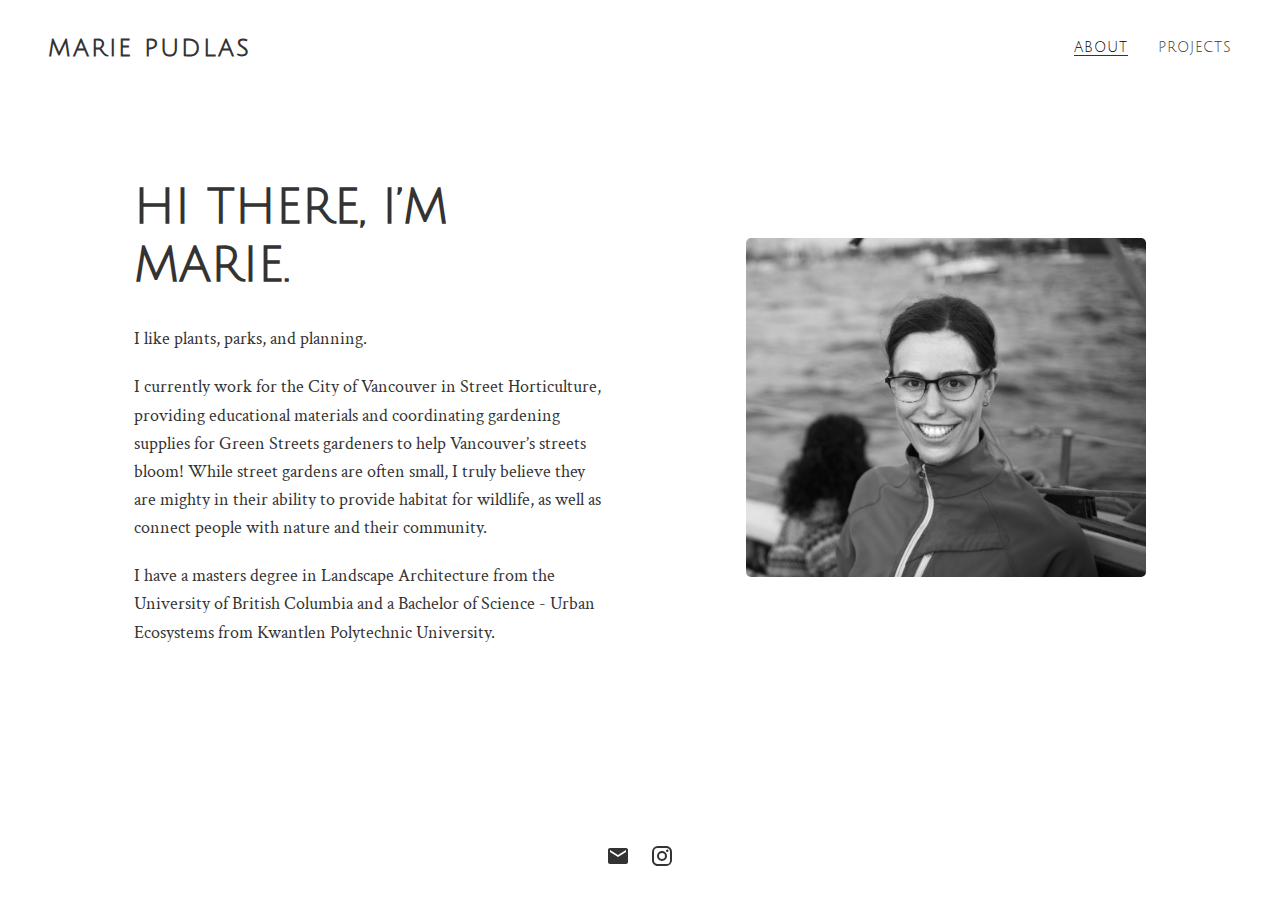
<file: index.html>
<!DOCTYPE html>
<html lang="en">

<head>
    <meta charset="UTF-8">
    <meta name="viewport" content="width=device-width, initial-scale=1.0">
    <title>Marie Pudlas | Landscape Architecture</title>
    <link rel="stylesheet" href="style.css">
</head>

<body>

    <header>
        <div class="logo">MARIE PUDLAS</div>
        <nav>
            <ul>
                <li><a href="index.html" class="active">About</a></li>
                <li><a href="projects.html">Projects</a></li>
            </ul>
        </nav>
    </header>

    <main>
        <div class="hero-container">
            <div class="hero-text">
                <h1>HI THERE, I’M MARIE.</h1>

                <div class="hero-bio">
                    <p>I like plants, parks, and planning.</p>

                    <p>I currently work for the City of Vancouver in Street Horticulture, providing educational
                        materials and coordinating gardening supplies for Green Streets gardeners to help Vancouver’s
                        streets bloom! While street gardens are often small, I truly believe they are mighty in their
                        ability to provide habitat for wildlife, as well as connect people with nature and their
                        community.</p>

                    <p>I have a masters degree in Landscape Architecture from the University of British Columbia and a
                        Bachelor of Science - Urban Ecosystems from Kwantlen Polytechnic University.</p>
                </div>
            </div>

            <div class="hero-image">
                <!-- Using the identified profile picture path -->
                <img src="Images/about/profile-pic_web.jpg" alt="Marie Pudlas">
            </div>
        </div>
    </main>

    <footer>
        <div class="footer-icons">
            <a href="mailto:mcpudlas@gmail.com" aria-label="Email">
                <!-- Envelope Icon -->
                <svg viewBox="0 0 24 24">
                    <path
                        d="M20 4H4c-1.1 0-1.99.9-1.99 2L2 18c0 1.1.9 2 2 2h16c1.1 0 2-.9 2-2V6c0-1.1-.9-2-2-2zm0 4l-8 5-8-5V6l8 5 8-5v2z" />
                </svg>
            </a>
            <a href="https://instagram.com/mcpudlas" target="_blank" aria-label="Instagram">
                <!-- Instagram Icon -->
                <svg viewBox="0 0 24 24">
                    <path
                        d="M7.8 2h8.4C19.4 2 22 4.6 22 7.8v8.4a5.8 5.8 0 0 1-5.8 5.8H7.8C4.6 22 2 19.4 2 16.2V7.8A5.8 5.8 0 0 1 7.8 2zm-.2 2A3.6 3.6 0 0 0 4 7.6v8.8C4 18.39 5.61 20 7.6 20h8.8a3.6 3.6 0 0 0 3.6-3.6V7.6C20 5.61 18.39 4 16.4 4H7.6zm9.65 1.5a1.25 1.25 0 1 1 0 2.5 1.25 1.25 0 0 1 0-2.5zM12 7a5 5 0 1 1 0 10 5 5 0 0 1 0-10zm0 2a3 3 0 1 0 0 6 3 3 0 0 0 0-6z" />
                </svg>
            </a>
        </div>
    </footer>

</body>

</html>
</file>
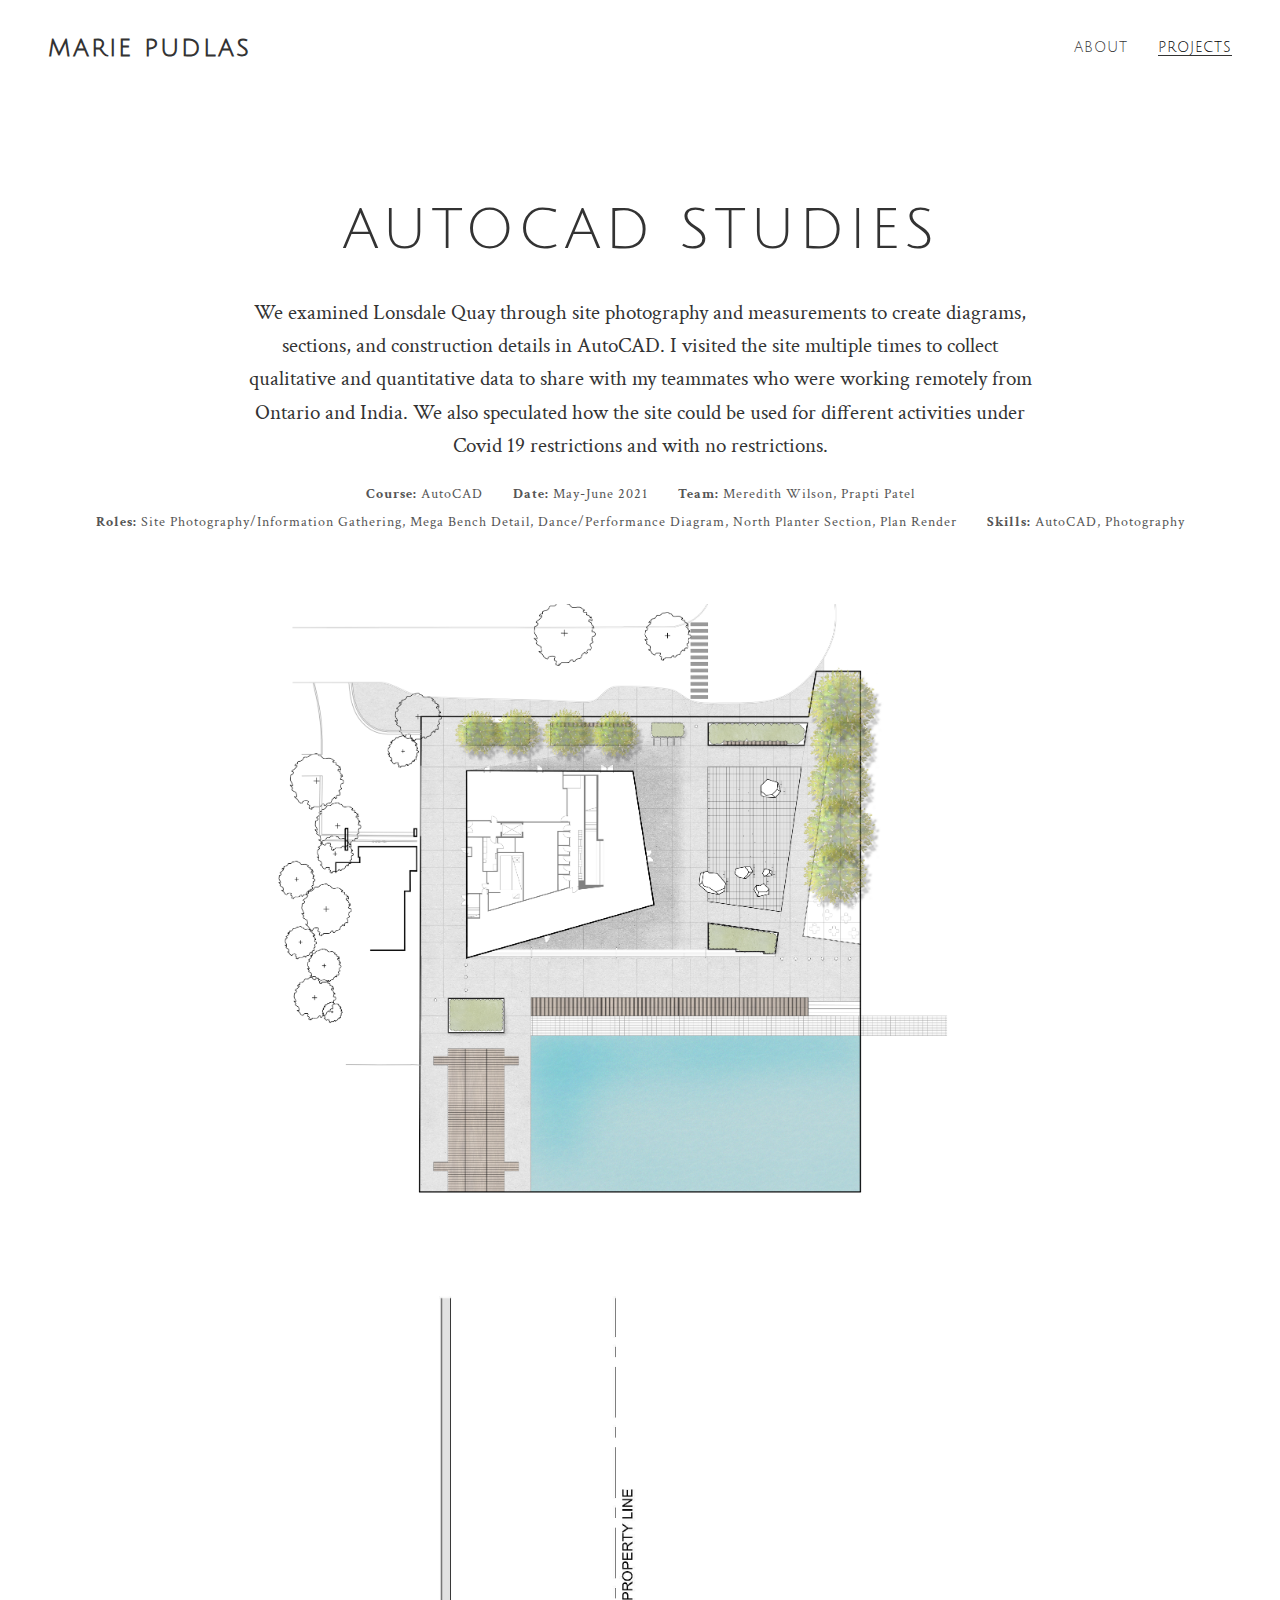
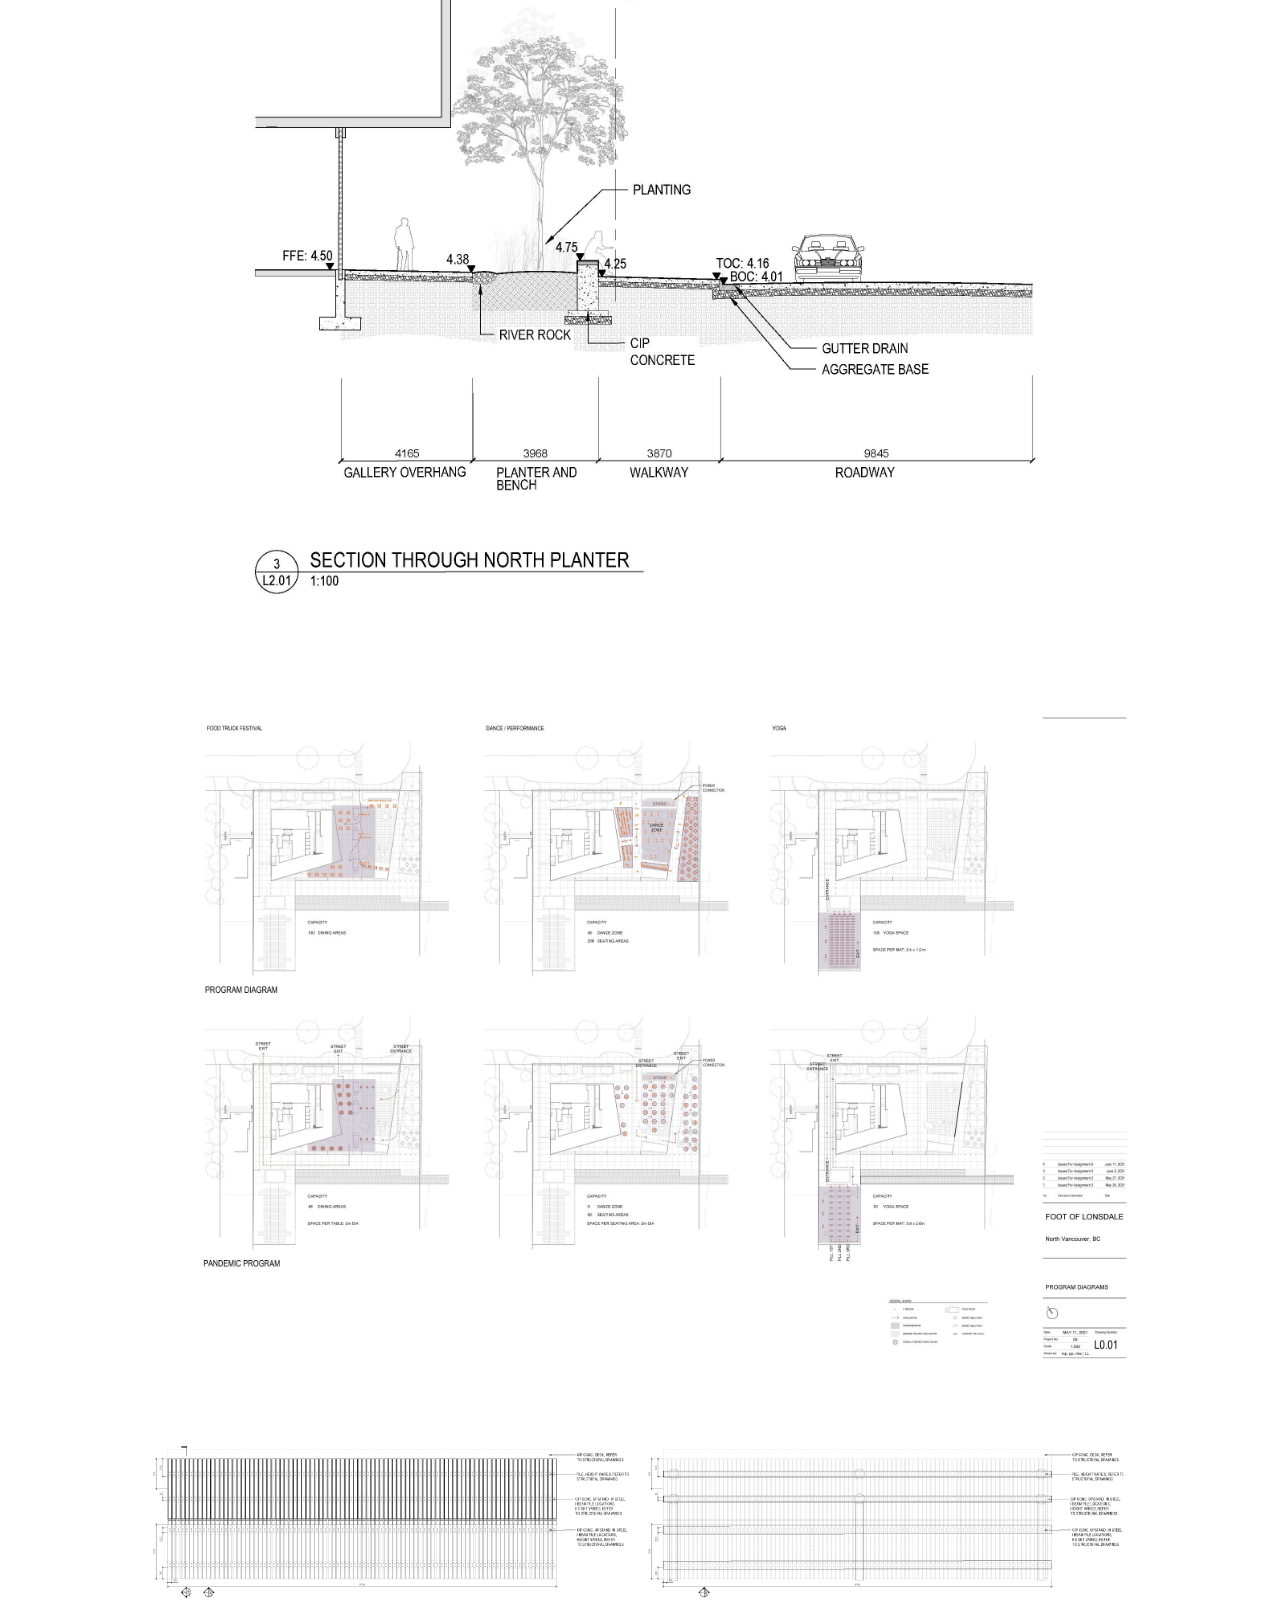
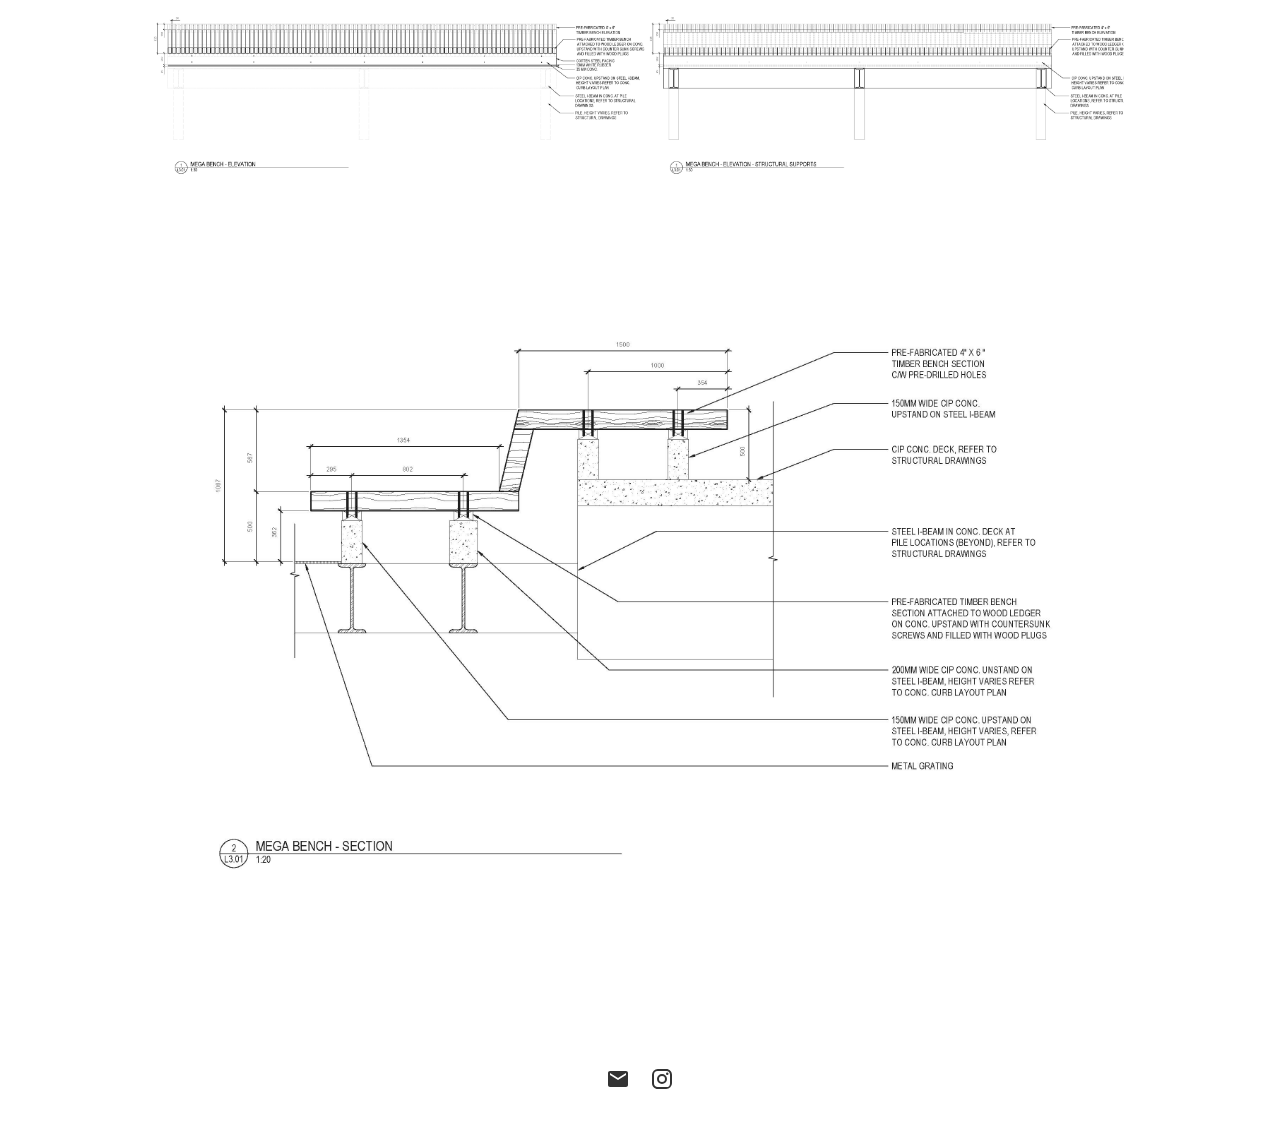
<file: autocad_studies.html>
<!DOCTYPE html>
<html lang="en">

<head>
    <meta charset="UTF-8">
    <meta name="viewport" content="width=device-width, initial-scale=1.0">
    <title>AutoCAD Studies | Marie Pudlas</title>
    <link rel="stylesheet" href="style.css">
</head>

<body>

    <header>
        <div class="logo">MARIE PUDLAS</div>
        <nav>
            <ul>
                <li><a href="index.html">About</a></li>
                <li><a href="projects.html" class="active">Projects</a></li>
            </ul>
        </nav>
    </header>

    <main class="postcards-main">
        <h1 class="postcards-title">AUTOCAD STUDIES</h1>
        <div class="project-details">
            <p class="description">We examined Lonsdale Quay through site photography and measurements to create
                diagrams, sections, and construction details in AutoCAD. I visited the site multiple times to collect
                qualitative and quantitative data to share with my teammates who were working remotely from Ontario and
                India. We also speculated how the site could be used for different activities under Covid 19
                restrictions and with no restrictions.</p>
            <div class="metadata">
                <p><strong>Course:</strong> AutoCAD</p>
                <p><strong>Date:</strong> May-June 2021</p>
                <p><strong>Team:</strong> Meredith Wilson, Prapti Patel</p>
                <p><strong>Roles:</strong> Site Photography/Information Gathering, Mega Bench Detail, Dance/Performance
                    Diagram, North Planter Section, Plan Render</p>
                <p><strong>Skills:</strong> AutoCAD, Photography</p>
            </div>
        </div>

        <div class="vertical-stack-grid">
            <div class="stack-item"><img src="Images/Projects/Academic/AutoCAD/2021-06-14_BasePlan_Rendered_V2-web.png"
                    alt="Base Plan Rendered"></div>
            <div class="stack-item"><img src="Images/Projects/Academic/AutoCAD/21002_Sections 1_2_3-L2.01-web.png"
                    alt="Section through North Planter"></div>
            <div class="stack-item"><img src="Images/Projects/Academic/AutoCAD/21004_Program Diagrams-L0.01-web.jpg"
                    alt="Program Diagrams"></div>
            <div class="stack-item"><img
                    src="Images/Projects/Academic/AutoCAD/21003(1)_Detail_MEGA Bench-L3.01-top-web.png"
                    alt="Mega Bench Detail Top"></div>
            <div class="stack-item"><img
                    src="Images/Projects/Academic/AutoCAD/21003(1)_Detail_MEGA Bench-L3.01-lower-web.png"
                    alt="Mega Bench Detail Lower"></div>
        </div>
    </main>

    <footer>
        <div class="footer-icons">
            <a href="mailto:mcpudlas@gmail.com" aria-label="Email">
                <svg viewBox="0 0 24 24">
                    <path
                        d="M20 4H4c-1.1 0-1.99.9-1.99 2L2 18c0 1.1.9 2 2 2h16c1.1 0 2-.9 2-2V6c0-1.1-.9-2-2-2zm0 4l-8 5-8-5V6l8 5 8-5v2z" />
                </svg>
            </a>
            <a href="https://instagram.com/mcpudlas" target="_blank" aria-label="Instagram">
                <svg viewBox="0 0 24 24">
                    <path
                        d="M7.8 2h8.4C19.4 2 22 4.6 22 7.8v8.4a5.8 5.8 0 0 1-5.8 5.8H7.8C4.6 22 2 19.4 2 16.2V7.8A5.8 5.8 0 0 1 7.8 2zm-.2 2A3.6 3.6 0 0 0 4 7.6v8.8C4 18.39 5.61 20 7.6 20h8.8a3.6 3.6 0 0 0 3.6-3.6V7.6C20 5.61 18.39 4 16.4 4H7.6zm9.65 1.5a1.25 1.25 0 1 1 0 2.5 1.25 1.25 0 0 1 0-2.5zM12 7a5 5 0 1 1 0 10 5 5 0 0 1 0-10zm0 2a3 3 0 1 0 0 6 3 3 0 0 0 0-6z" />
                </svg>
            </a>
        </div>
    </footer>

</body>

</html>
</file>
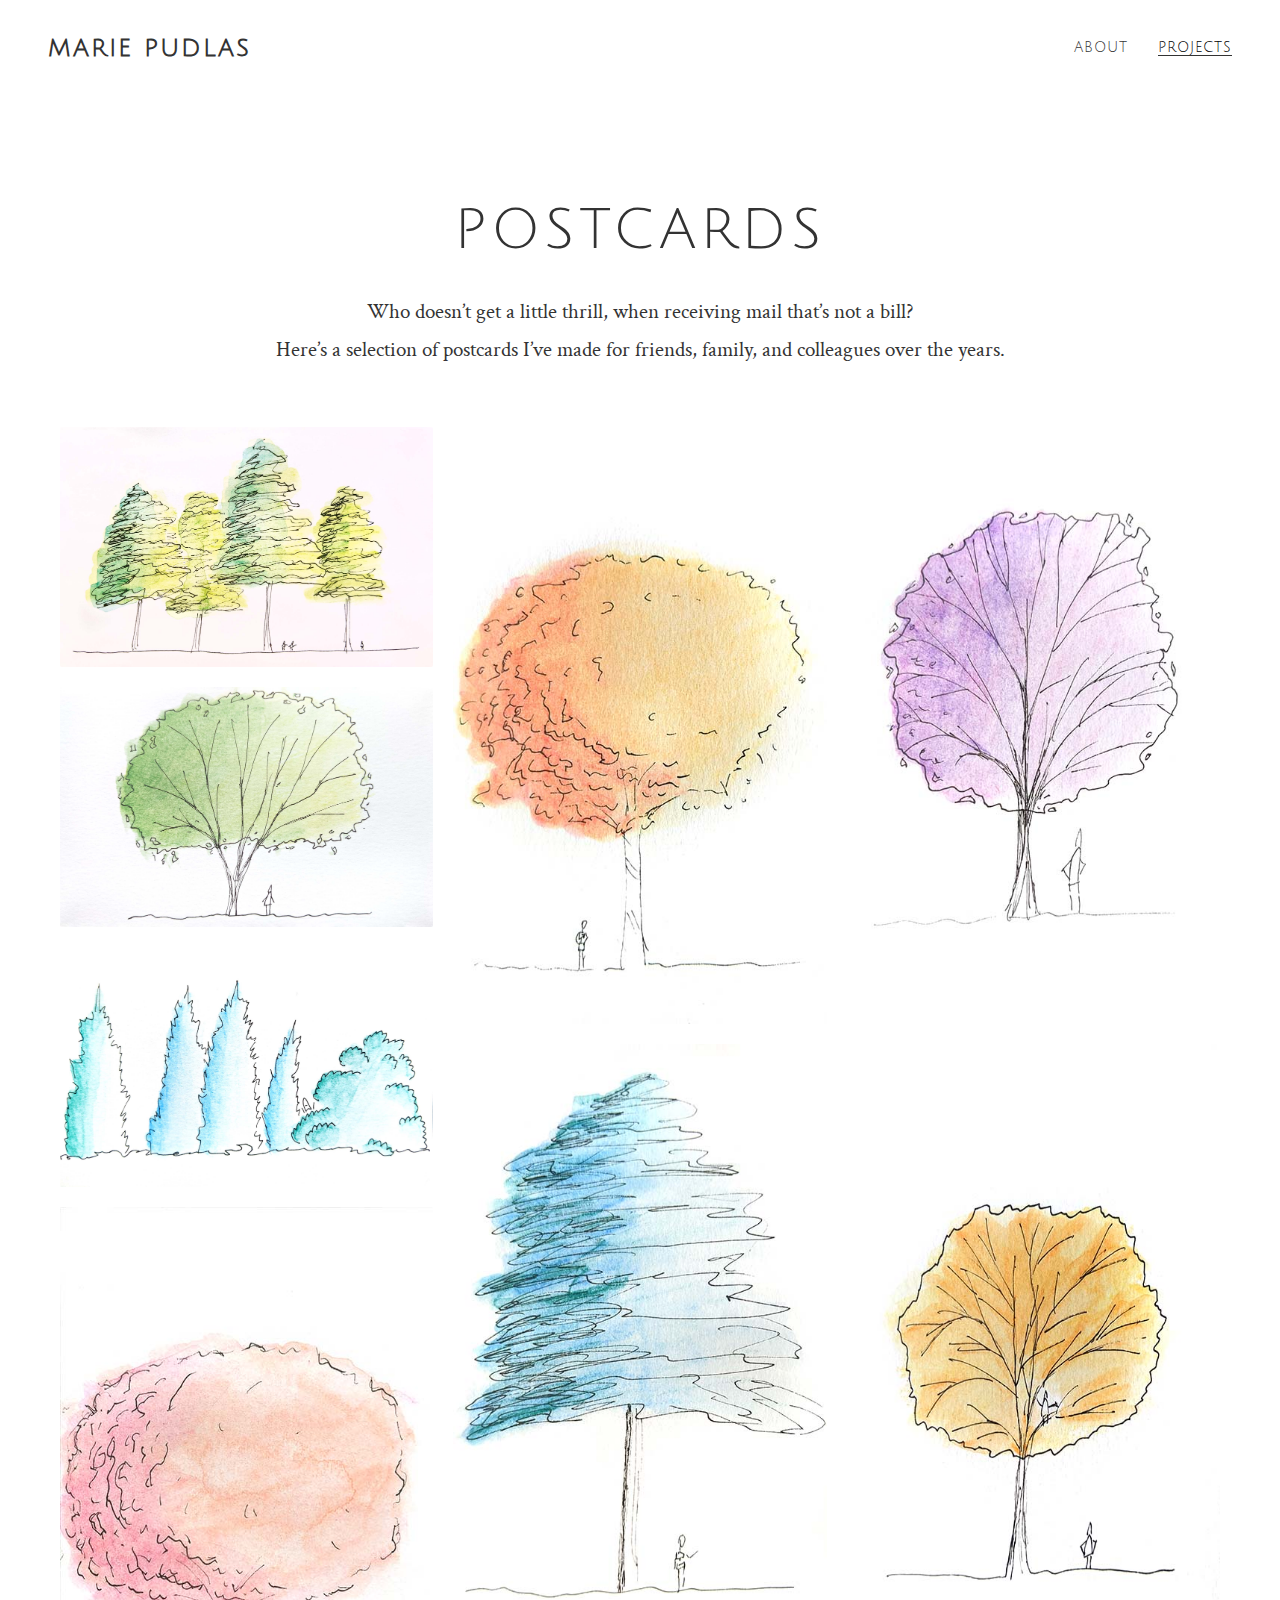
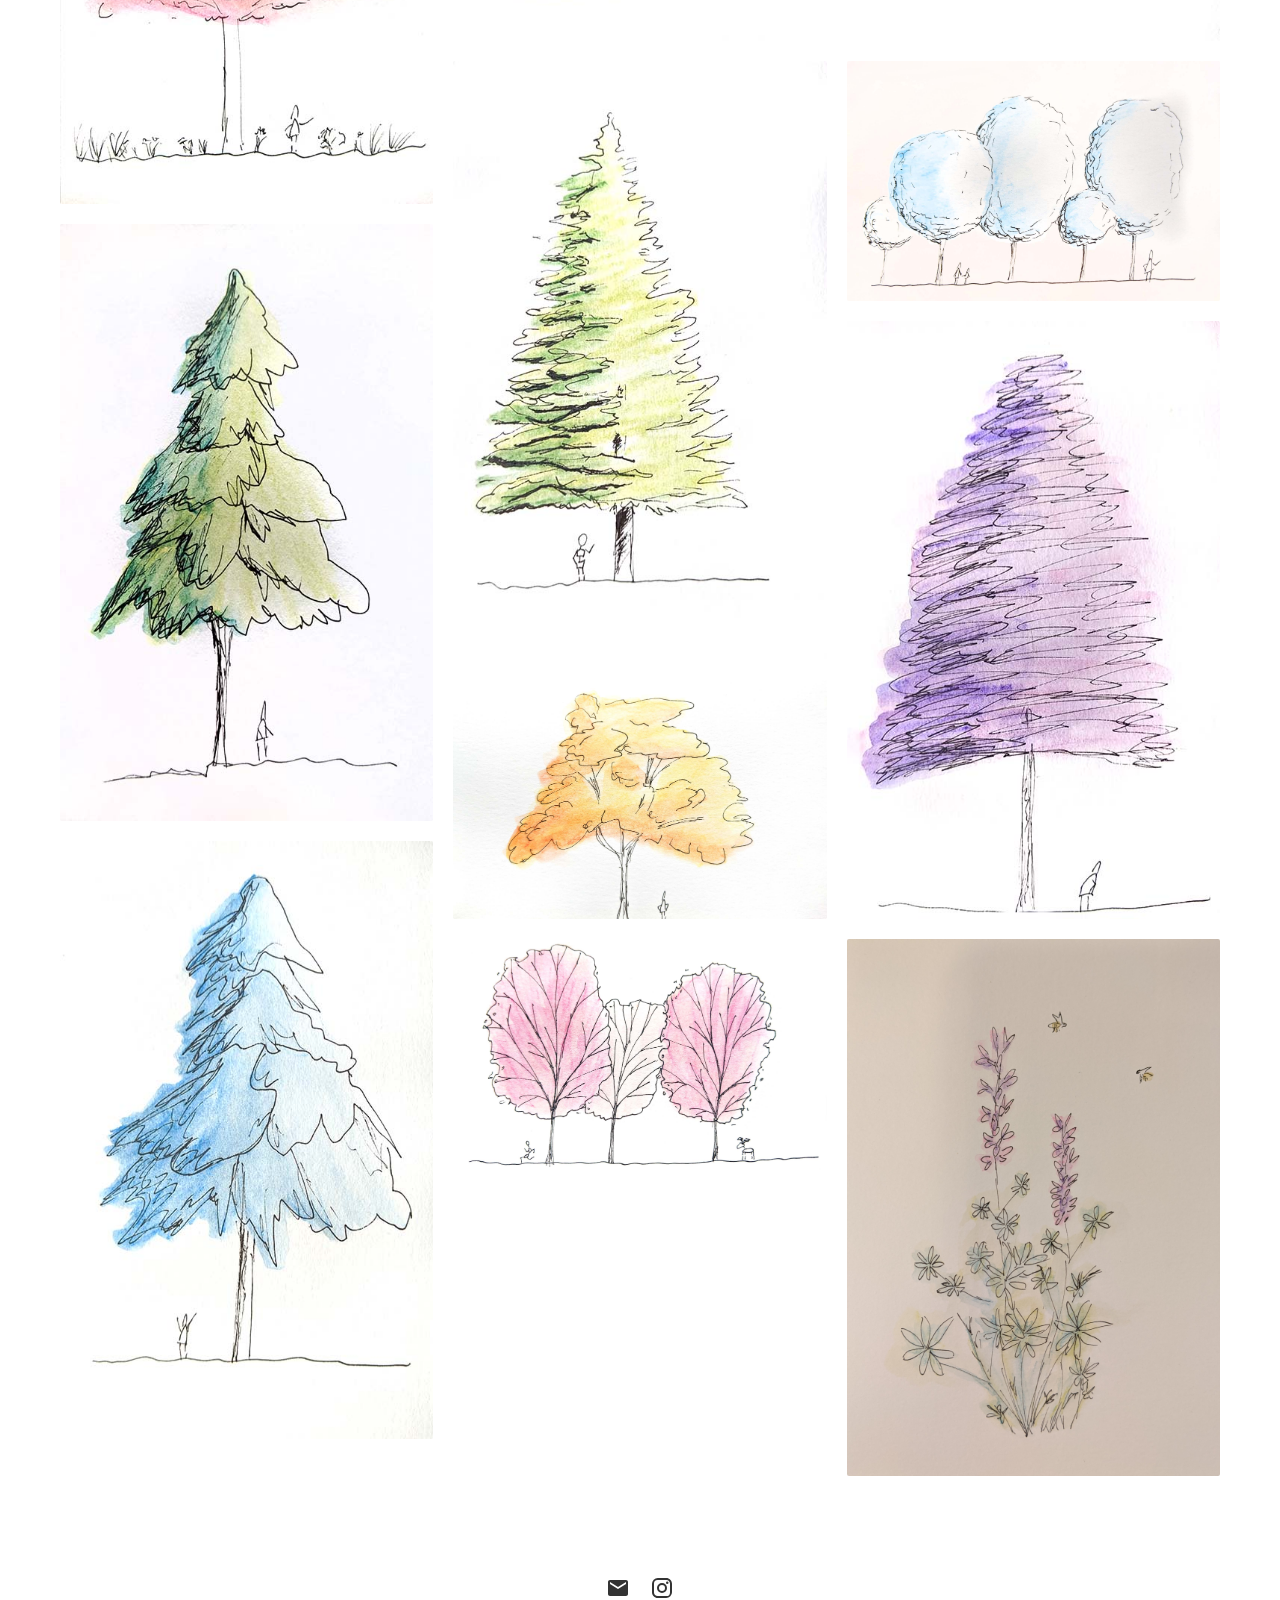
<file: postcards.html>
<!DOCTYPE html>
<html lang="en">

<head>
        <meta charset="UTF-8">
        <meta name="viewport" content="width=device-width, initial-scale=1.0">
        <title>Postcards | Marie Pudlas</title>
        <link rel="stylesheet" href="style.css">
</head>

<body>

        <header>
                <div class="logo">MARIE PUDLAS</div>
                <nav>
                        <ul>
                                <li><a href="index.html">About</a></li>
                                <li><a href="projects.html" class="active">Projects</a></li>
                        </ul>
                </nav>
        </header>

        <main class="postcards-main">
                <h1 class="postcards-title">POSTCARDS</h1>
                <div class="postcards-intro">
                        <p>Who doesn’t get a little thrill, when receiving mail that’s not a bill?</p>
                        <p>Here’s a selection of postcards I’ve made for friends, family, and colleagues over the years.
                        </p>
                </div>

                <div class="postcards-grid">
                        <div class="postcard-item"><img src="Images/Projects/Personal/postcards_horizontal_2-web.jpg"
                                        alt="Postcard Horizontal 2"></div>
                        <div class="postcard-item"><img src="Images/Projects/Personal/postcards_horizontal_4-web.jpg"
                                        alt="Postcard Horizontal 4"></div>
                        <div class="postcard-item"><img src="Images/Projects/Personal/postcards_horizontal_7-web.jpg"
                                        alt="Postcard Horizontal 7"></div>
                        <div class="postcard-item"><img src="Images/Projects/Personal/postcards_vertical_1-web.jpg"
                                        alt="Postcard Vertical 1"></div>
                        <div class="postcard-item"><img src="Images/Projects/Personal/postcards_vertical_2-web.jpg"
                                        alt="Postcard Vertical 2"></div>
                        <div class="postcard-item"><img src="Images/Projects/Personal/postcards_vertical_3-web.jpg"
                                        alt="Postcard Vertical 3"></div>
                        <div class="postcard-item"><img src="Images/Projects/Personal/postcards_vertical_4-web.jpg"
                                        alt="Postcard Vertical 4"></div>
                        <div class="postcard-item"><img src="Images/Projects/Personal/postcards_vertical_5-web.jpg"
                                        alt="Postcard Vertical 5"></div>
                        <div class="postcard-item"><img src="Images/Projects/Personal/postcards_vertical_6-web.jpg"
                                        alt="Postcard Vertical 6"></div>
                        <div class="postcard-item"><img src="Images/Projects/Personal/postcards_horizontal_5-web.jpg"
                                        alt="Postcard Horizontal 5"></div>
                        <div class="postcard-item"><img src="Images/Projects/Personal/postcards_horizontal_6-web.jpg"
                                        alt="Postcard Horizontal 6"></div>
                        <div class="postcard-item"><img src="Images/Projects/Personal/postcards_vertical_7-web.jpg"
                                        alt="Postcard Vertical 7"></div>
                        <div class="postcard-item"><img src="Images/Projects/Personal/postcards_vertical_8-web.jpg"
                                        alt="Postcard Vertical 8"></div>
                        <div class="postcard-item"><img src="Images/Projects/Personal/postcards_horizontal_3-web.jpg"
                                        alt="Postcard Horizontal 3"></div>
                        <div class="postcard-item"><img src="Images/Projects/Personal/postcards_vertical_9-web.jpg"
                                        alt="Postcard Vertical 9"></div>
                        <div class="postcard-item"><img src="Images/Projects/Personal/flowers_and_bees_vertical(1).jpg"
                                        alt="flowers_and_bees_vertical"></div>
                </div>
        </main>

        <footer class="teal-footer">
                <div class="footer-icons">
                        <a href="mailto:mcpudlas@gmail.com" aria-label="Email">
                                <!-- Envelope Icon -->
                                <svg viewBox="0 0 24 24">
                                        <path
                                                d="M20 4H4c-1.1 0-1.99.9-1.99 2L2 18c0 1.1.9 2 2 2h16c1.1 0 2-.9 2-2V6c0-1.1-.9-2-2-2zm0 4l-8 5-8-5V6l8 5 8-5v2z" />
                                </svg>
                        </a>
                        <a href="https://instagram.com/mcpudlas" target="_blank" aria-label="Instagram">
                                <!-- Instagram Icon -->
                                <svg viewBox="0 0 24 24">
                                        <path
                                                d="M7.8 2h8.4C19.4 2 22 4.6 22 7.8v8.4a5.8 5.8 0 0 1-5.8 5.8H7.8C4.6 22 2 19.4 2 16.2V7.8A5.8 5.8 0 0 1 7.8 2zm-.2 2A3.6 3.6 0 0 0 4 7.6v8.8C4 18.39 5.61 20 7.6 20h8.8a3.6 3.6 0 0 0 3.6-3.6V7.6C20 5.61 18.39 4 16.4 4H7.6zm9.65 1.5a1.25 1.25 0 1 1 0 2.5 1.25 1.25 0 0 1 0-2.5zM12 7a5 5 0 1 1 0 10 5 5 0 0 1 0-10zm0 2a3 3 0 1 0 0 6 3 3 0 0 0 0-6z" />
                                </svg>
                        </a>
                </div>
        </footer>

</body>

</html>
</file>
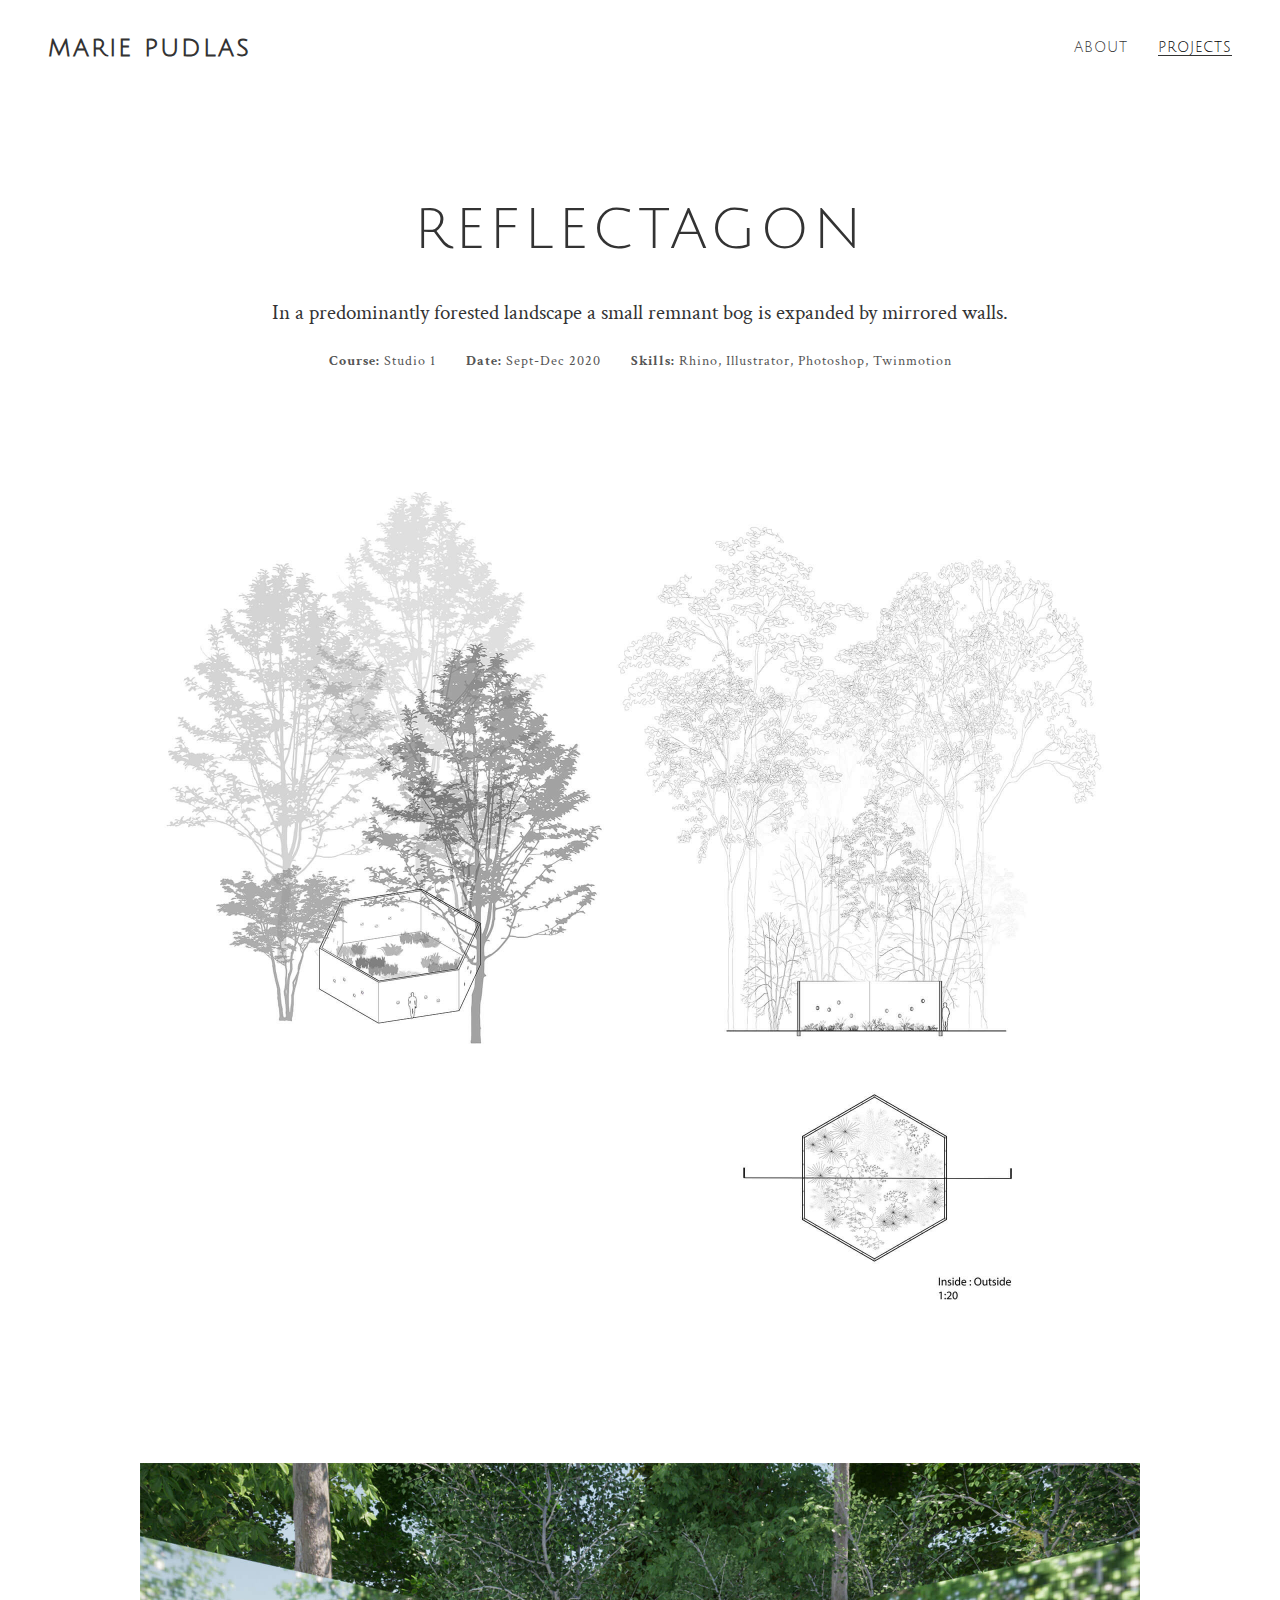
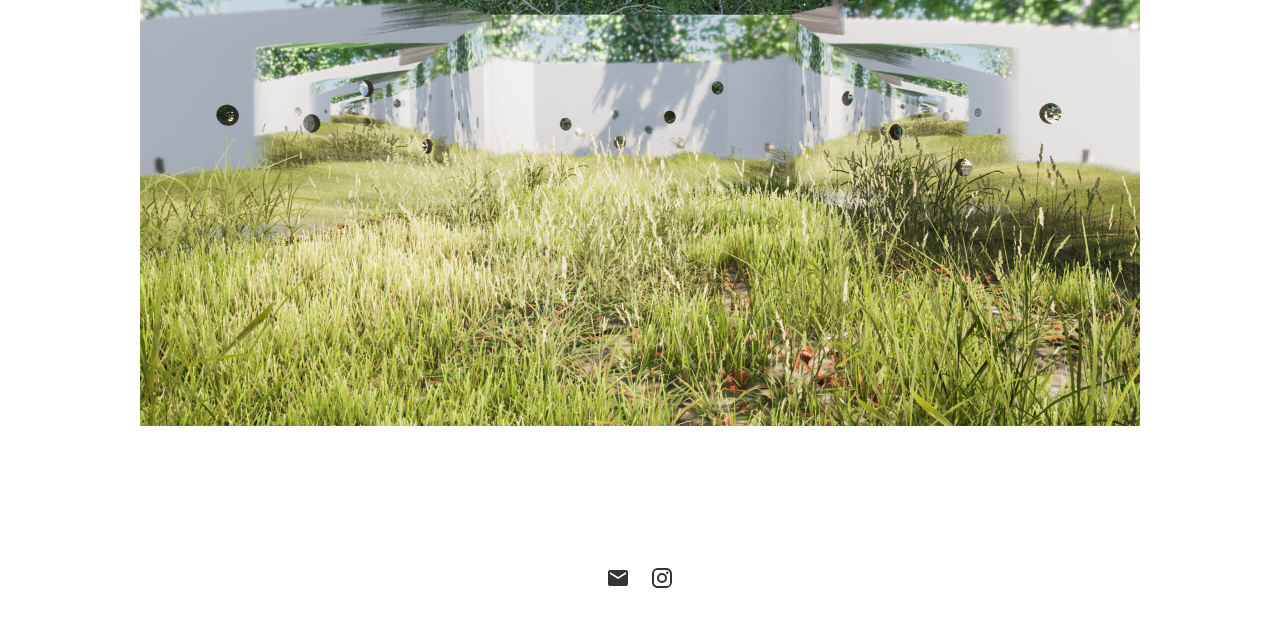
<file: reflectagon.html>
<!DOCTYPE html>
<html lang="en">

<head>
    <meta charset="UTF-8">
    <meta name="viewport" content="width=device-width, initial-scale=1.0">
    <title>Reflectagon | Marie Pudlas</title>
    <link rel="stylesheet" href="style.css">
</head>

<body>

    <header>
        <div class="logo">MARIE PUDLAS</div>
        <nav>
            <ul>
                <li><a href="index.html">About</a></li>
                <li><a href="projects.html" class="active">Projects</a></li>
            </ul>
        </nav>
    </header>

    <main class="postcards-main">
        <h1 class="postcards-title">REFLECTAGON</h1>
        <div class="project-details">
            <p class="description">In a predominantly forested landscape a small remnant bog is expanded by mirrored
                walls.</p>
            <div class="metadata">
                <p><strong>Course:</strong> Studio 1</p>
                <p><strong>Date:</strong> Sept-Dec 2020</p>
                <p><strong>Skills:</strong> Rhino, Illustrator, Photoshop, Twinmotion</p>
            </div>
        </div>

        <div class="vertical-stack-grid">
            <div class="stack-item"><img
                    src="Images/Projects/Academic/Masters year 1/Reflectagon/Hexagon---Plan-Section-Axo_20_V3-01_web.jpg"
                    alt="Reflectagon Plan Section Axo"></div>
            <div class="stack-item"><img
                    src="Images/Projects/Academic/Masters year 1/Reflectagon/Hexagon_Perspective_Web.jpg"
                    alt="Reflectagon Perspective"></div>
        </div>
    </main>

    <footer>
        <div class="footer-icons">
            <a href="mailto:mcpudlas@gmail.com" aria-label="Email">
                <svg viewBox="0 0 24 24">
                    <path
                        d="M20 4H4c-1.1 0-1.99.9-1.99 2L2 18c0 1.1.9 2 2 2h16c1.1 0 2-.9 2-2V6c0-1.1-.9-2-2-2zm0 4l-8 5-8-5V6l8 5 8-5v2z" />
                </svg>
            </a>
            <a href="https://instagram.com/mcpudlas" target="_blank" aria-label="Instagram">
                <svg viewBox="0 0 24 24">
                    <path
                        d="M7.8 2h8.4C19.4 2 22 4.6 22 7.8v8.4a5.8 5.8 0 0 1-5.8 5.8H7.8C4.6 22 2 19.4 2 16.2V7.8A5.8 5.8 0 0 1 7.8 2zm-.2 2A3.6 3.6 0 0 0 4 7.6v8.8C4 18.39 5.61 20 7.6 20h8.8a3.6 3.6 0 0 0 3.6-3.6V7.6C20 5.61 18.39 4 16.4 4H7.6zm9.65 1.5a1.25 1.25 0 1 1 0 2.5 1.25 1.25 0 0 1 0-2.5zM12 7a5 5 0 1 1 0 10 5 5 0 0 1 0-10zm0 2a3 3 0 1 0 0 6 3 3 0 0 0 0-6z" />
                </svg>
            </a>
        </div>
    </footer>

</body>

</html>
</file>
<file: style.css>
/* Google Fonts Import */
@import url('https://fonts.googleapis.com/css2?family=Crimson+Text:ital,wght@0,400;0,600;1,400&family=Julius+Sans+One&display=swap');

:root {
  --font-heading: 'Julius Sans One', sans-serif;
  --font-body: 'Crimson Text', serif;

  /* Color Variables - Light Mode Default */
  --bg-white: #ffffff;
  --text-color: #333333;
  --link-color: #333333;
  --link-hover: #000000;
  --bg-overlay: rgba(255, 255, 255, 0.9);
  --nav-height: 80px;
  --footer-icon-color: #333333;
  --footer-icon-hover: #000000;
}

header {
  display: flex;
  justify-content: space-between;
  align-items: center;
  padding: 0 40px;
  height: var(--nav-height);
  background-color: var(--bg-white);
}

.logo {
  font-family: var(--font-heading);
  font-size: 1.5rem;
  font-weight: 600;
  letter-spacing: 2px;
  color: var(--text-color);
}

nav ul {
  display: flex;
  list-style: none;
  gap: 30px;
}

nav a {
  text-decoration: none;
  color: var(--link-color);
  font-family: var(--font-heading);
  text-transform: uppercase;
  letter-spacing: 1px;
  font-size: 0.9rem;
  transition: color 0.3s ease;
}

nav a:hover,
nav a.active {
  color: var(--link-hover);
  border-bottom: 1px solid var(--text-color);
}

body {
  font-family: var(--font-body);
  color: var(--text-color);
  background-color: var(--bg-white);
  line-height: 1.6;
  min-height: 100vh;
  display: flex;
  flex-direction: column;
}

h1,
h2,
h3,
h4,
h5,
h6 {
  font-family: var(--font-heading);
}

p {
  font-family: var(--font-body);
}

/* Footer */
footer {
  text-align: center;
  padding: 40px;
  background-color: var(--bg-white);
  /* Ensure footer matches body */
  margin-top: auto;
}

.footer-icons {
  display: flex;
  justify-content: center;
  gap: 20px;
  align-items: center;
}

.footer-icons a {
  color: var(--footer-icon-color);
  display: flex;
  align-items: center;
  justify-content: center;
  transition: transform 0.2s ease, color 0.2s ease;
}

.footer-icons a:hover {
  transform: scale(1.1);
  color: var(--footer-icon-hover);
}

.footer-icons svg {
  width: 24px;
  height: 24px;
  fill: currentColor;
}

.hero-container {
  display: flex;
  flex-direction: row;
  align-items: center;
  justify-content: space-between;
  text-align: left;
  padding: 60px 10%;
  max-width: 1400px;
  margin: 0 auto;
  gap: 60px;
}

.hero-image {
  flex: 1;
  width: auto;
  margin-bottom: 0;
  display: flex;
  justify-content: flex-end;
}

.hero-image img {
  max-width: 400px;
  width: 100%;
  height: auto;
  border-radius: 5px;
  /* Optional: adds a slight finish */
}

.hero-text {
  flex: 1;
}

.hero-text h1 {
  font-size: 3rem;
  margin-bottom: 30px;
  line-height: 1.2;
}

.hero-bio p {
  margin-bottom: 20px;
  font-size: 1.1rem;
  max-width: 600px;
}


/* Projects Grid */
.projects-grid {
  display: grid;
  grid-template-columns: repeat(3, 1fr);
  gap: 20px;
  padding: 20px 40px;
  max-width: 1400px;
  margin: 0 auto;
}

.project-card {
  position: relative;
  overflow: hidden;
  aspect-ratio: 4 / 3;
  cursor: pointer;
}

.project-card img {
  width: 100%;
  height: 100%;
  object-fit: cover;
  transition: transform 0.5s ease;
  display: block;
}

.project-card:hover img {
  transform: scale(1.05);
}

.project-overlay {
  position: absolute;
  top: 0;
  left: 0;
  width: 100%;
  height: 100%;
  background: var(--bg-overlay);
  display: flex;
  align-items: center;
  justify-content: center;
  opacity: 0;
  transition: opacity 0.3s ease;
}

.project-card:hover .project-overlay {
  opacity: 1;
}

.project-overlay h3 {
  font-family: var(--font-heading);
  font-size: 1.5rem;
  color: var(--text-color);
  text-transform: uppercase;
  letter-spacing: 2px;
}

/* Postcards Page Styles */
.postcards-main {
  padding: 60px 20px;
  text-align: center;
  max-width: 1200px;
  margin: 0 auto;
  flex: 1;
  /* Pushes footer down */
  width: 100%;
  box-sizing: border-box;
}

.postcards-title {
  font-family: var(--font-heading);
  font-size: 3.5rem;
  /* Approx 60px */
  font-weight: 400;
  letter-spacing: 4px;
  margin-bottom: 20px;
  text-transform: uppercase;
}

.three-col-grid {
  display: grid;
  grid-template-columns: repeat(3, 1fr);
  gap: 20px;
  margin-bottom: 40px;
  /* Increased margin for better spacing */
  width: 100%;
  max-width: 1000px;
  margin-left: auto;
  margin-right: auto;
}

.grid-item {
  display: flex;
  flex-direction: column;
}

.grid-item img {
  width: 100%;
  height: auto;
  display: block;
}

.caption {
  text-align: center;
  font-family: 'Crimson Text', serif;
  font-size: 0.9rem;
  margin-top: 10px;
  margin-bottom: 30px;
  color: var(--text-color);
}

/* Response down to 1 column on mobile */
@media (max-width: 768px) {
  .three-col-grid {
    grid-template-columns: 1fr;
    width: 90%;
  }
}

.postcards-intro {
  margin-bottom: 60px;
}

.postcards-intro p {
  font-family: var(--font-body);
  font-size: 1.3rem;
  /* Approx 21px */
  margin: 5px 0;
  color: var(--text-color);
}

.postcards-grid {
  column-count: 3;
  column-gap: 20px;
}

.postcard-item {
  break-inside: avoid;
  margin-bottom: 20px;
}

.postcard-item img {
  width: 100%;
  display: block;
  border-radius: 2px;
}


@media (max-width: 900px) {
  .postcards-grid {
    column-count: 2;
  }
}

@media (max-width: 600px) {
  .postcards-grid {
    column-count: 1;
  }

  .postcards-title {
    font-size: 2.5rem;
  }
}

/* Vertical Stack Layout for Bridge to Nowhere */
.vertical-stack-grid {
  display: flex;
  flex-direction: column;
  gap: 40px;
  max-width: 1000px;
  margin: 0 auto 40px auto;
  /* Added bottom margin */
}

.stack-item img {
  width: 100%;
  height: auto;
  display: block;
}

/* Project Details Info */
.project-details {
  margin-bottom: 60px;
  text-align: center;
}

.project-details .description {
  font-family: var(--font-body);
  font-size: 1.3rem;
  margin-bottom: 20px;
  max-width: 800px;
  margin-left: auto;
  margin-right: auto;
}

.metadata {
  font-family: var(--font-heading);
  font-size: 0.9rem;
  letter-spacing: 1px;
  color: #555;
  display: flex;
  justify-content: center;
  gap: 5px 30px;
  flex-wrap: wrap;
}

.metadata p {
  margin: 0;
}



/* Mobile Optimization for Hero Section & Project Pages */
@media (max-width: 768px) {

  /* Hero Section */
  .hero-container {
    flex-direction: column-reverse;
    padding: 40px 20px;
    gap: 30px;
    text-align: center;
  }

  .hero-text h1 {
    font-size: 2rem;
    margin-bottom: 20px;
  }

  .hero-bio p {
    margin-left: auto;
    margin-right: auto;
    font-size: 1rem;
  }

  .hero-image {
    justify-content: center;
    margin-bottom: 20px;
  }

  /* Project Page Adjustments */
  .postcards-main {
    padding: 30px 15px;
  }

  .postcards-title {
    font-size: 2.2rem;
    letter-spacing: 2px;
    margin-bottom: 15px;
  }

  .project-details {
    margin-bottom: 40px;
  }

  .project-details .description {
    font-size: 1.1rem;
    padding: 0 10px;
  }

  .metadata {
    flex-direction: column;
    gap: 10px;
  }

  .vertical-stack-grid {
    gap: 20px;
    margin-bottom: 30px;
  }

  .three-col-grid {
    grid-template-columns: 1fr;
    width: 100%;
    gap: 30px;
  }

  .thumbnails-grid {
    grid-template-columns: repeat(4, 1fr);
    gap: 5px;
  }

  /* Projects Grid Mobile - Titles below images */
  .projects-grid {
    grid-template-columns: repeat(2, 1fr);
    padding: 0 10px;
    gap: 40px 15px;
  }

  .project-card {
    aspect-ratio: auto;
    height: auto;
    overflow: visible;
    margin-bottom: 5px;
  }

  .project-card img {
    aspect-ratio: 4/3;
    object-fit: cover;
  }

  .project-overlay {
    position: relative;
    opacity: 1;
    background: transparent;
    height: auto;
    padding: 10px 0 0 0;
    color: var(--text-color);
  }

  .project-overlay h3 {
    font-size: 0.9rem;
    letter-spacing: 0.5px;
    margin: 0;
    color: var(--text-color);
    line-height: 1.2;
  }

  /* Postcards Grid Mobile Override */
  .postcards-grid {
    column-count: 2;
    column-gap: 15px;
  }

  .postcard-item {
    margin-bottom: 15px;
  }

  /* Force 3 columns on mobile for specific grids */
  .mobile-row {
    grid-template-columns: repeat(3, 1fr) !important;
    gap: 10px;
    width: 100%;
  }
}

/* Dark Mode Defaults */
@media (prefers-color-scheme: dark) {
  :root {
    --bg-white: #121212;
    --text-color: #e0e0e0;
    --link-color: #ffffff;
    --link-hover: #bbbbbb;
    --bg-overlay: rgba(18, 18, 18, 0.9);
    --footer-icon-color: #e0e0e0;
    --footer-icon-hover: #ffffff;
  }

  /* Specific Dark Mode Adjustments */
  .project-card {
    border: 1px solid #333;
    /* subtle border for dark mode cards */
  }

  .video-wrapper h2,
  .video-wrapper p {
    color: var(--text-color);
  }
}
</file>
